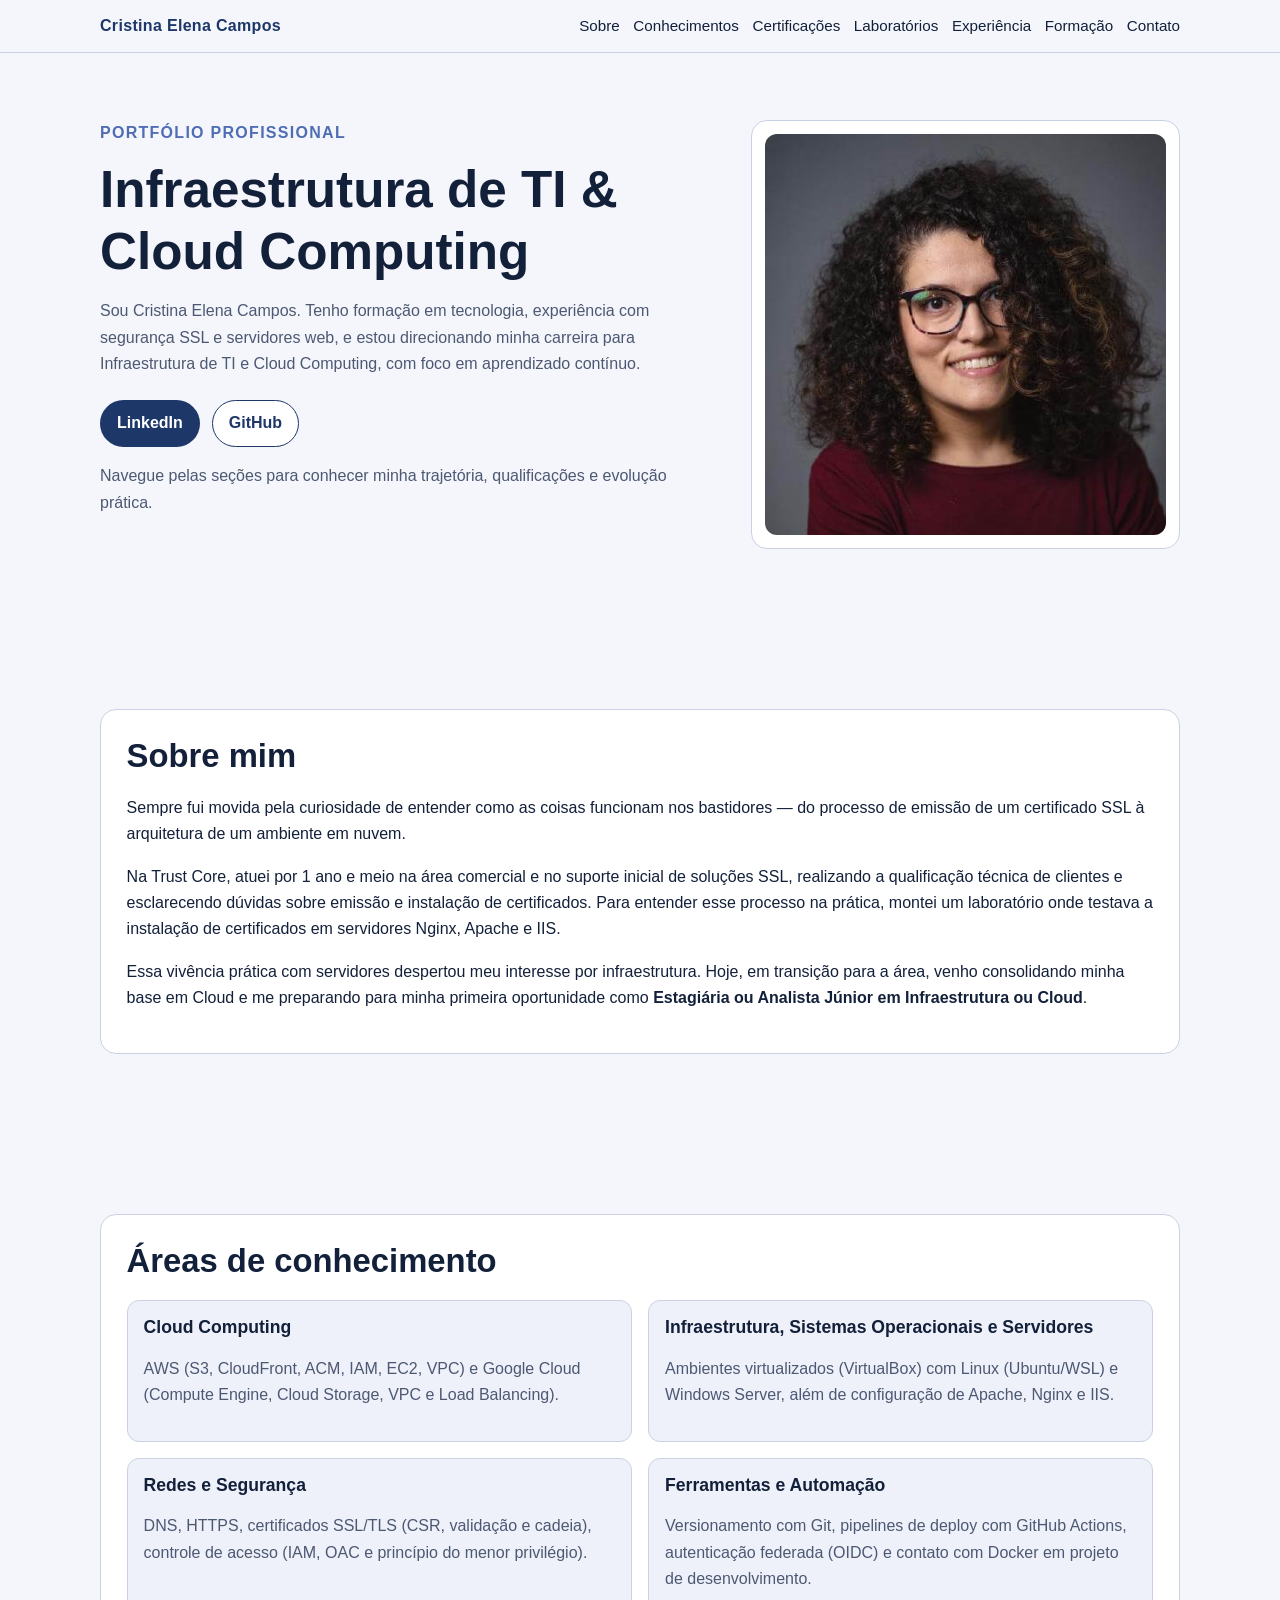
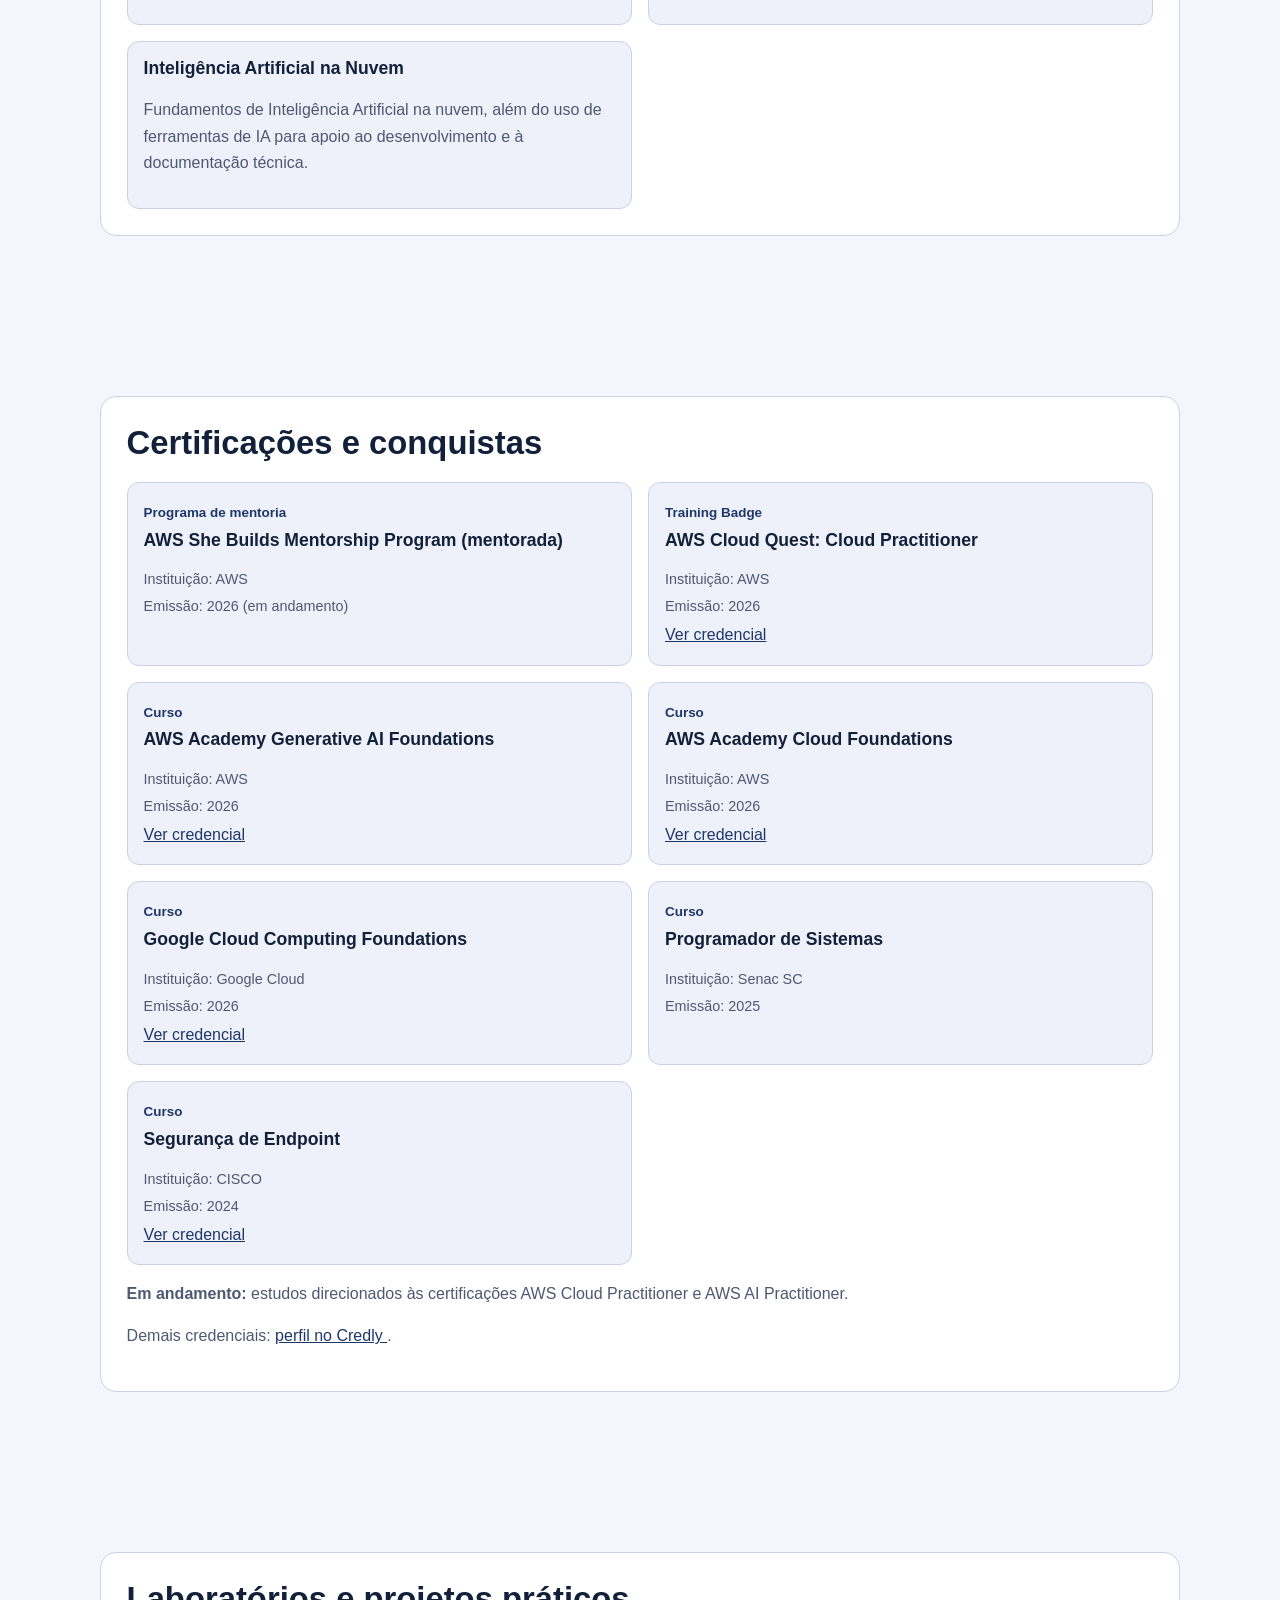
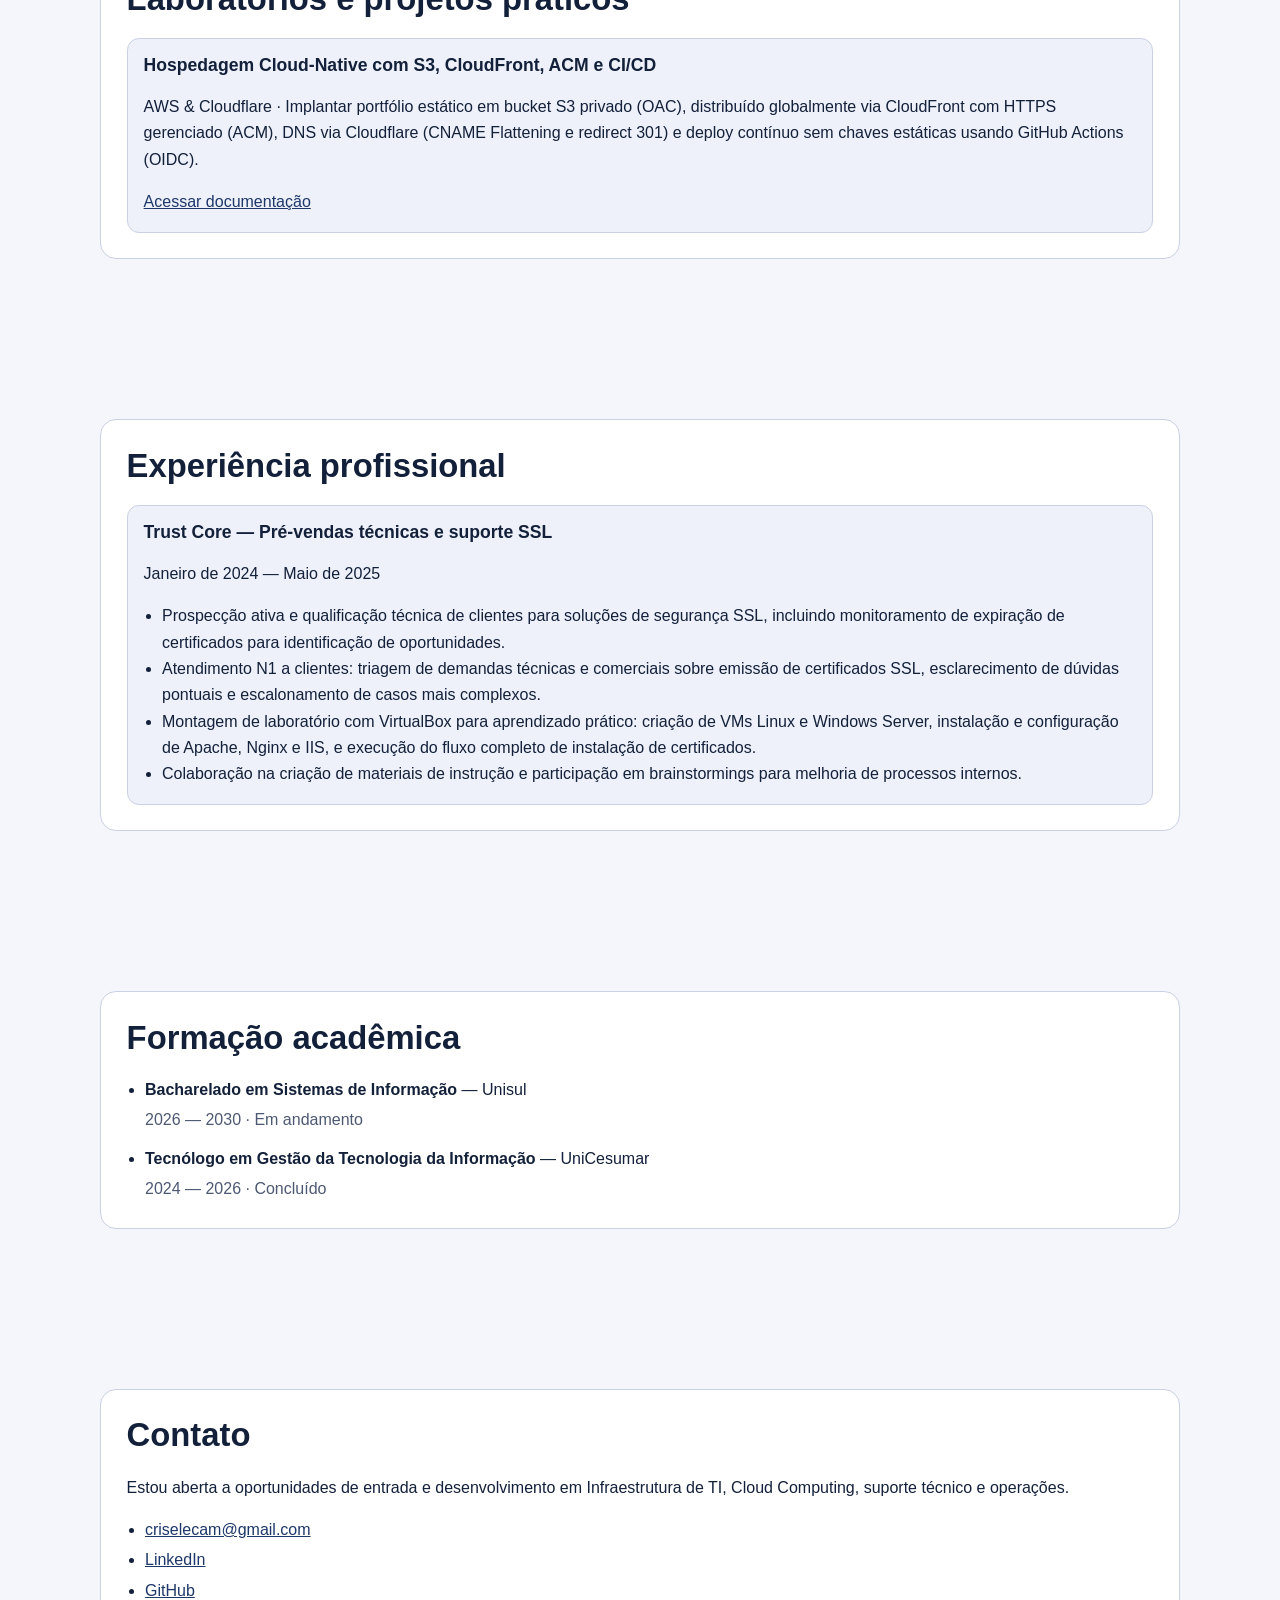
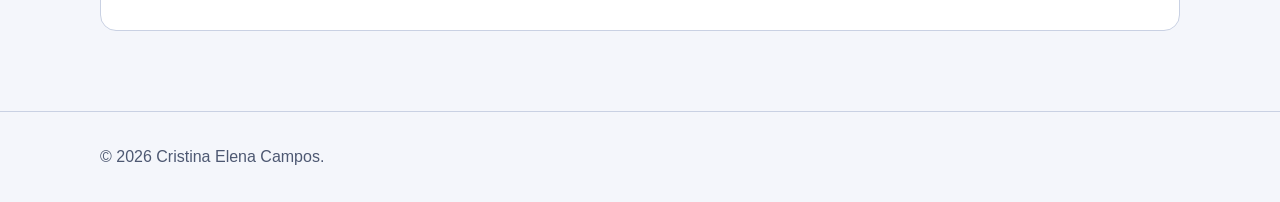
<file: index.html>
<!doctype html>
<html lang="pt-BR">
  <head>
    <meta charset="utf-8" />
    <meta name="viewport" content="width=device-width, initial-scale=1" />

    <title>Cristina Elena Campos | Infraestrutura de TI &amp; Cloud Computing</title>

    <meta
      name="description"
      content="Portfólio profissional de Cristina Elena Campos, com projetos e laboratórios práticos em AWS, Google Cloud, Linux, redes e servidores web, com foco em Infraestrutura de TI e Cloud Computing."
    />

    <!-- Prévia em redes sociais (LinkedIn, WhatsApp etc.) -->
    <meta property="og:type" content="website" />
    <meta property="og:locale" content="pt_BR" />
    <meta property="og:url" content="https://cristinaecampos.com.br/" />
    <meta property="og:site_name" content="Cristina Elena Campos" />
    <meta property="og:title" content="Cristina Elena Campos | Portfólio de Infraestrutura & Cloud" />
    <meta
      property="og:description"
      content="Projetos e labs práticos em AWS, Google Cloud, Linux e redes, incluindo este site, construído e publicado na AWS."
    />
    <meta property="og:image" content="https://cristinaecampos.com.br/assets/images/og-image.png" />
    <meta property="og:image:width" content="1200" />
    <meta property="og:image:height" content="627" />
    <meta property="og:image:alt" content="Cristina Elena Campos - Portfólio de Infraestrutura de TI e Cloud Computing" />

    <!-- Twitter/X -->
    <meta name="twitter:card" content="summary_large_image" />

    <link rel="canonical" href="https://cristinaecampos.com.br/" />
    <link rel="icon" href="assets/images/favicon.svg" type="image/svg+xml" />
    <link rel="stylesheet" href="styles.css" />
  </head>

  <body>
    <a class="skip-link" href="#conteudo">Pular para o conteúdo principal</a>

    <header class="site-header" id="topo">
      <div class="container nav-wrapper">
        <a class="brand" href="#topo">Cristina Elena Campos</a>

        <nav aria-label="Navegação principal">
          <ul class="nav-list">
            <li><a href="#sobre">Sobre</a></li>
            <li><a href="#conhecimentos">Conhecimentos</a></li>
            <li><a href="#certificacoes">Certificações</a></li>
            <li><a href="#laboratorios">Laboratórios</a></li>
            <li><a href="#experiencia">Experiência</a></li>
            <li><a href="#formacao">Formação</a></li>
            <li><a href="#contato">Contato</a></li>
          </ul>
        </nav>
      </div>
    </header>

    <main id="conteudo">
      <section class="hero" aria-labelledby="hero-titulo">
        <div class="container hero-grid">
          <div>
            <p class="eyebrow">Portfólio profissional</p>

            <h1 id="hero-titulo">
              Infraestrutura de TI &amp; Cloud Computing
            </h1>

            <p class="hero-text">
              Sou Cristina Elena Campos. Tenho formação em tecnologia,
              experiência com segurança SSL e servidores web, e estou
              direcionando minha carreira para Infraestrutura de TI e Cloud
              Computing, com foco em aprendizado contínuo.
            </p>

            <div class="hero-actions" id="hero-actions">
              <a
                class="button button-primary"
                href="https://www.linkedin.com/in/criselecam/"
                target="_blank"
                rel="noopener noreferrer"
              >
                LinkedIn
              </a>

              <a
                class="button button-secondary"
                href="https://github.com/Cristina-br"
                target="_blank"
                rel="noopener noreferrer"
              >
                GitHub
              </a>
            </div>

            <p class="hero-note">
              Navegue pelas seções para conhecer minha trajetória,
              qualificações e evolução prática.
            </p>
          </div>

          <aside class="photo-card" aria-label="Foto profissional">
            <img
              src="assets/images/foto-profissional.jpeg"
              alt="Foto profissional de Cristina Elena Campos"
              width="420"
              height="520"
            />
          </aside>
        </div>
      </section>

      <section id="sobre" aria-labelledby="sobre-titulo">
        <div class="container section-content">
          <h2 id="sobre-titulo">Sobre mim</h2>

          <p>
            Sempre fui movida pela curiosidade de entender como as coisas
            funcionam nos bastidores — do processo de emissão de um certificado
            SSL à arquitetura de um ambiente em nuvem.
          </p>

          <p>
            Na Trust Core, atuei por 1 ano e meio na área comercial e no
            suporte inicial de soluções SSL, realizando a qualificação técnica
            de clientes e esclarecendo dúvidas sobre emissão e instalação de
            certificados. Para entender esse processo na prática, montei um
            laboratório onde testava a instalação de certificados em servidores
            Nginx, Apache e IIS.
          </p>

          <p>
            Essa vivência prática com servidores despertou meu interesse por
            infraestrutura. Hoje, em transição para a área, venho consolidando
            minha base em Cloud e me preparando para minha primeira oportunidade
            como
            <strong>Estagiária ou Analista Júnior em Infraestrutura ou Cloud</strong>.
          </p>
        </div>
      </section>

      <section id="conhecimentos" aria-labelledby="conhecimentos-titulo">
        <div class="container section-content">
          <h2 id="conhecimentos-titulo">Áreas de conhecimento</h2>

          <div class="knowledge-grid">
            <article>
              <h3>Cloud Computing</h3>
              <p>
                AWS (S3, CloudFront, ACM,
                IAM, EC2, VPC) e Google Cloud (Compute Engine, Cloud Storage,
                VPC e Load Balancing).
              </p>
            </article>

            <article>
              <h3>Infraestrutura, Sistemas Operacionais e Servidores</h3>
              <p>
                Ambientes virtualizados
                (VirtualBox) com Linux (Ubuntu/WSL) e Windows Server, além de
                configuração de Apache, Nginx e IIS.
              </p>
            </article>

            <article>
              <h3>Redes e Segurança</h3>
              <p>
                DNS, HTTPS,
                certificados SSL/TLS (CSR, validação e cadeia), controle de
                acesso (IAM, OAC e princípio do menor privilégio).
              </p>
            </article>

            <article>
              <h3>Ferramentas e Automação</h3>
              <p>Versionamento com Git, pipelines de deploy com GitHub Actions, 
                autenticação federada (OIDC) e contato com Docker em projeto de desenvolvimento.</p>
            </article>

            <article>
              <h3>Inteligência Artificial na Nuvem</h3>
              <p>
                Fundamentos de
                Inteligência Artificial na nuvem, além do uso de ferramentas
                de IA para apoio ao desenvolvimento e à documentação técnica.
              </p>
            </article>
          </div>
        </div>
      </section>

      <section id="certificacoes" aria-labelledby="certificacoes-titulo">
        <div class="container section-content">
          <h2 id="certificacoes-titulo">Certificações e conquistas</h2>

          <div
            id="certificacoes-destaque"
            class="credentials-grid"
            aria-live="polite"
          ></div>

          <div class="credentials-footer">
            <p>
              <strong>Em andamento:</strong> estudos direcionados às
              certificações AWS Cloud Practitioner e AWS AI Practitioner.
            </p>

            <p>
              Demais credenciais:
              <a
                href="https://www.credly.com/users/cristina-elena-campos/badges/credly"
                target="_blank"
                rel="noopener noreferrer"
              >
                perfil no Credly
              </a>.
            </p>
          </div>
        </div>
      </section>

      <section id="laboratorios" aria-labelledby="laboratorios-titulo">
        <div class="container section-content">
          <h2 id="laboratorios-titulo">Laboratórios e projetos práticos</h2>

          <div
            id="laboratorios-lista"
            class="labs-list"
            aria-live="polite"
          ></div>

          <!--
            A estrutura está preparada para receber novos laboratórios
            via arquivo de dados (data/laboratorios.json).
          -->
        </div>
      </section>

      <section id="experiencia" aria-labelledby="experiencia-titulo">
        <div class="container section-content">
          <h2 id="experiencia-titulo">Experiência profissional</h2>

          <article class="timeline-item">
            <header>
              <h3>Trust Core — Pré-vendas técnicas e suporte SSL</h3>
              <p>Janeiro de 2024 — Maio de 2025</p>
            </header>

            <ul>
              <li>
                Prospecção ativa e qualificação técnica de clientes para
                soluções de segurança SSL, incluindo monitoramento de
                expiração de certificados para identificação de oportunidades.
              </li>

              <li>
                Atendimento N1 a clientes: triagem de demandas técnicas e
                comerciais sobre emissão de certificados SSL, esclarecimento
                de dúvidas pontuais e escalonamento de casos mais complexos.
              </li>

              <li>
                Montagem de laboratório com VirtualBox para aprendizado
                prático: criação de VMs Linux e Windows Server, instalação e
                configuração de Apache, Nginx e IIS, e execução do fluxo
                completo de instalação de certificados.
              </li>

              <li>
                Colaboração na criação de materiais de instrução e participação
                em brainstormings para melhoria de processos internos.
              </li>
            </ul>
          </article>
        </div>
      </section>

      <section id="formacao" aria-labelledby="formacao-titulo">
        <div class="container section-content">
          <h2 id="formacao-titulo">Formação acadêmica</h2>

          <ul class="education-list">
            <li>
              <strong>Bacharelado em Sistemas de Informação</strong> — Unisul
              <span>2026 — 2030 · Em andamento</span>
            </li>

            <li>
              <strong>Tecnólogo em Gestão da Tecnologia da Informação</strong>
              — UniCesumar
              <span>2024 — 2026 · Concluído</span>
            </li>
          </ul>
        </div>
      </section>

      <section id="contato" aria-labelledby="contato-titulo">
        <div class="container section-content">
          <h2 id="contato-titulo">Contato</h2>

          <p>
            Estou aberta a oportunidades de entrada e desenvolvimento em
            Infraestrutura de TI, Cloud Computing, suporte técnico e operações.
          </p>

          <ul class="contact-list">
            <li>
              <a href="mailto:criselecam@gmail.com">
                criselecam@gmail.com
              </a>
            </li>

            <li>
              <a
                href="https://www.linkedin.com/in/criselecam/"
                target="_blank"
                rel="noopener noreferrer"
              >
                LinkedIn
              </a>
            </li>

            <li>
              <a
                href="https://github.com/Cristina-br"
                target="_blank"
                rel="noopener noreferrer"
              >
                GitHub
              </a>
            </li>
          </ul>
        </div>
      </section>
    </main>

    <footer class="site-footer">
      <div class="container">
        <p>© <span id="current-year"></span> Cristina Elena Campos.</p>
      </div>
    </footer>

    <script src="script.js" defer></script>
  </body>
</html>
</file>
<file: styles.css>
:root {
  --bg: #f4f6fb;
  --surface: #ffffff;
  --surface-alt: #eef1f9;
  --text: #13203a;
  --muted: #4d5872;
  --primary: #1d3769;
  --primary-strong: #14264a;
  --secondary: #4f6db4;
  --accent: #7a64b5;
  --border: #c9d1e3;
}

* {
  box-sizing: border-box;
}

html {
  scroll-behavior: smooth;
}

body {
  margin: 0;
  font-family: "Inter", "Segoe UI", Roboto, Helvetica, Arial, sans-serif;
  line-height: 1.65;
  background: var(--bg);
  color: var(--text);
}

a {
  color: var(--primary);
}

a:focus-visible,
button:focus-visible {
  outline: 3px solid var(--accent);
  outline-offset: 2px;
}

.skip-link {
  position: absolute;
  left: -9999px;
  top: 0;
  background: var(--primary-strong);
  color: #fff;
  padding: 0.5rem 0.75rem;
  z-index: 999;
}

.skip-link:focus {
  left: 0.5rem;
  top: 0.5rem;
}

.container {
  width: min(1080px, 92vw);
  margin: 0 auto;
}

.site-header {
  position: sticky;
  top: 0;
  background: rgba(244, 246, 251, 0.94);
  border-bottom: 1px solid var(--border);
  backdrop-filter: blur(6px);
  z-index: 40;
}

.nav-wrapper {
  display: flex;
  align-items: center;
  justify-content: space-between;
  gap: 1rem;
  padding: 0.8rem 0;
}

.brand {
  font-weight: 700;
  text-decoration: none;
  letter-spacing: 0.02em;
}

.nav-list {
  margin: 0;
  padding: 0;
  list-style: none;
  display: flex;
  flex-wrap: wrap;
  justify-content: flex-end;
  gap: 0.85rem;
}

.nav-list a {
  text-decoration: none;
  color: var(--text);
  font-size: 0.95rem;
}

section {
  padding: 5rem 0;
}

.hero {
  padding-top: 4.2rem;
}

.hero-grid {
  display: grid;
  grid-template-columns: 1.3fr minmax(260px, 0.9fr);
  gap: 2rem;
  align-items: start;
}

.eyebrow {
  text-transform: uppercase;
  letter-spacing: 0.08em;
  color: var(--secondary);
  font-weight: 600;
  margin: 0 0 0.8rem;
}

h1,
h2,
h3 {
  line-height: 1.2;
  margin-top: 0;
}

h1 {
  font-size: clamp(1.9rem, 4.4vw, 3.2rem);
  margin-bottom: 1rem;
}

h2 {
  font-size: clamp(1.45rem, 2.6vw, 2.05rem);
  margin-bottom: 1.25rem;
}

h3 {
  font-size: 1.1rem;
}

.hero-text,
.hero-note {
  color: var(--muted);
  max-width: 65ch;
}

.hero-actions {
  display: flex;
  flex-wrap: wrap;
  gap: 0.75rem;
  margin: 1.4rem 0 0.75rem;
}

.button {
  display: inline-flex;
  align-items: center;
  justify-content: center;
  padding: 0.6rem 1rem;
  border-radius: 999px;
  text-decoration: none;
  border: 1px solid transparent;
  font-weight: 600;
}

.button-primary {
  background: var(--primary);
  color: #fff;
}

.button-primary:hover,
.button-primary:focus-visible {
  background: var(--primary-strong);
}

.button-secondary {
  background: var(--surface);
  color: var(--primary);
  border-color: var(--primary);
}

.button-secondary:hover,
.button-secondary:focus-visible {
  background: #e8edf8;
}

.photo-card {
  background: var(--surface);
  border: 1px solid var(--border);
  border-radius: 16px;
  padding: 0.8rem;
}

.photo-card img {
  width: 100%;
  height: auto;
  border-radius: 12px;
  display: block;
}

.photo-card p {
  margin: 0.8rem 0 0;
  color: var(--muted);
  font-size: 0.92rem;
}

.section-content {
  background: var(--surface);
  border: 1px solid var(--border);
  border-radius: 16px;
  padding: clamp(1.1rem, 2vw, 2rem);
}

.knowledge-grid,
.credentials-grid {
  display: grid;
  grid-template-columns: repeat(2, minmax(0, 1fr));
  gap: 1rem;
}

.knowledge-grid article,
.credential-card,
.timeline-item,
.labs-callout {
  background: var(--surface-alt);
  border: 1px solid var(--border);
  border-radius: 12px;
  padding: 1rem;
}

.credential-card p,
.knowledge-grid p,
.credentials-footer,
.labs-note {
  color: var(--muted);
}

.credential-type {
  display: inline-block;
  margin-bottom: 0.35rem;
  font-size: 0.84rem;
  color: var(--primary);
  font-weight: 600;
}

.credential-meta {
  font-size: 0.9rem;
  margin: 0.2rem 0;
}

.timeline-item ul,
.contact-list,
.education-list {
  margin: 0;
  padding-left: 1.15rem;
}

.education-list li + li {
  margin-top: 0.8rem;
}

.education-list span {
  display: block;
  color: var(--muted);
  margin-top: 0.2rem;
}

.contact-list li + li {
  margin-top: 0.25rem;
}

.site-footer {
  border-top: 1px solid var(--border);
  padding: 2rem 0;
}

.site-footer p {
  margin: 0;
  color: var(--muted);
}

@media (max-width: 880px) {
  .nav-wrapper {
    flex-direction: column;
    align-items: flex-start;
  }

  .hero-grid,
  .knowledge-grid,
  .credentials-grid {
    grid-template-columns: 1fr;
  }
}

@media (prefers-reduced-motion: reduce) {
  html {
    scroll-behavior: auto;
  }

  *,
  *::before,
  *::after {
    animation-duration: 0.01ms !important;
    animation-iteration-count: 1 !important;
    transition-duration: 0.01ms !important;
  }
}
</file>
